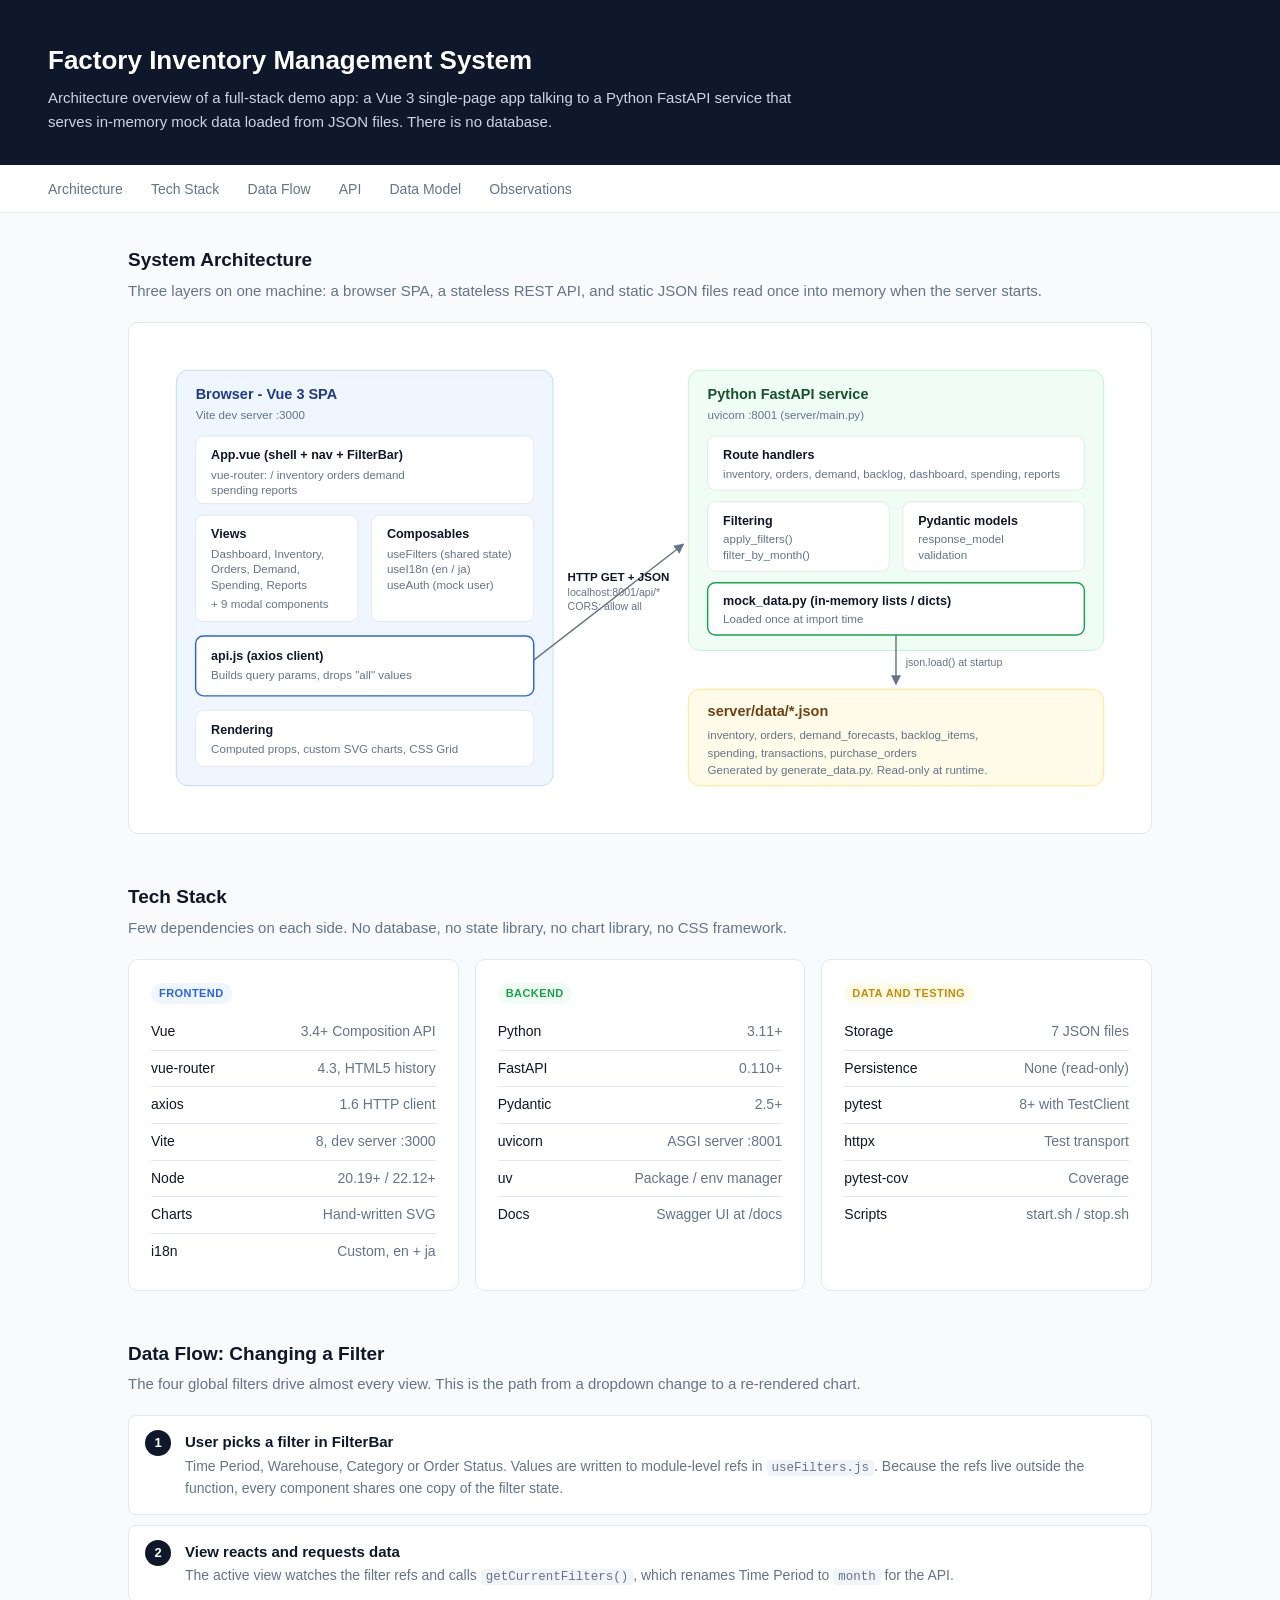
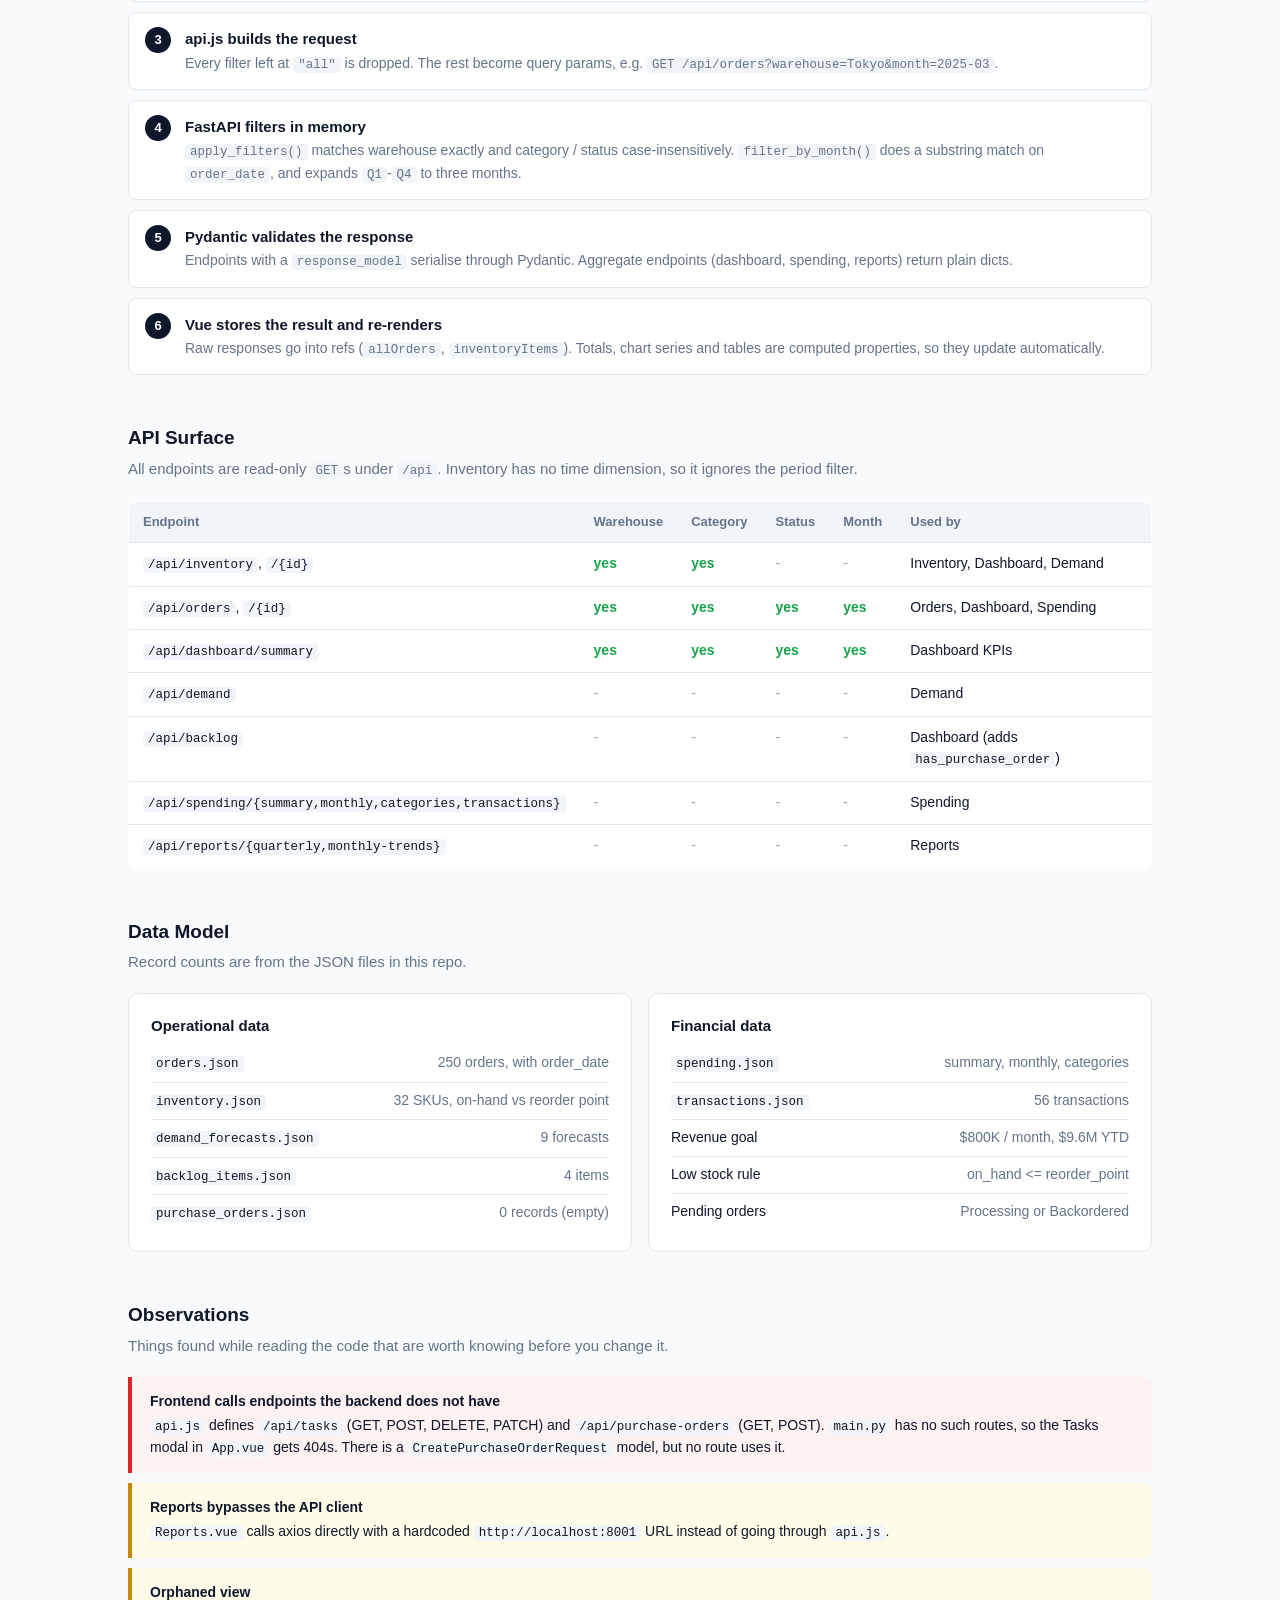
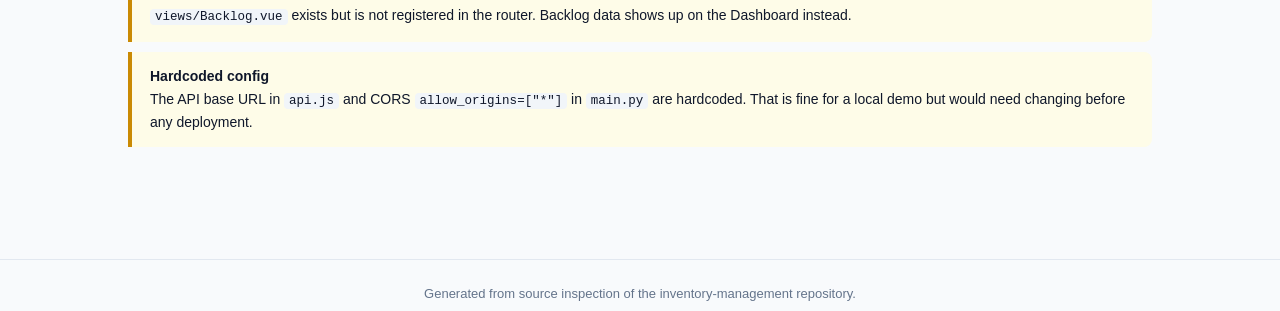
<file: docs/architecture.html>
<!DOCTYPE html>
<html lang="en">
<head>
<meta charset="UTF-8">
<meta name="viewport" content="width=device-width, initial-scale=1.0">
<title>Factory Inventory Management - Architecture</title>
<style>
  :root {
    --ink: #0f172a;
    --muted: #64748b;
    --line: #e2e8f0;
    --bg: #f8fafc;
    --card: #ffffff;
    --blue: #2563eb;
    --blue-bg: #eff6ff;
    --green: #16a34a;
    --green-bg: #f0fdf4;
    --yellow: #ca8a04;
    --yellow-bg: #fefce8;
    --red: #dc2626;
    --red-bg: #fef2f2;
  }
  * { box-sizing: border-box; }
  body {
    margin: 0;
    font-family: -apple-system, BlinkMacSystemFont, "Segoe UI", Roboto, sans-serif;
    color: var(--ink);
    background: var(--bg);
    line-height: 1.55;
    font-size: 15px;
  }
  header {
    background: var(--ink);
    color: #fff;
    padding: 40px 48px 32px;
  }
  header h1 { margin: 0 0 6px; font-size: 26px; font-weight: 600; }
  header p { margin: 0; color: #cbd5e1; max-width: 760px; }
  nav.toc {
    background: #fff;
    border-bottom: 1px solid var(--line);
    padding: 12px 48px;
    position: sticky;
    top: 0;
    z-index: 5;
  }
  nav.toc a {
    color: var(--muted);
    text-decoration: none;
    margin-right: 24px;
    font-size: 14px;
    font-weight: 500;
  }
  nav.toc a:hover { color: var(--ink); }
  main { max-width: 1120px; margin: 0 auto; padding: 32px 48px 64px; }
  section { margin-bottom: 48px; }
  h2 {
    font-size: 19px;
    font-weight: 600;
    margin: 0 0 4px;
  }
  .lead { color: var(--muted); margin: 0 0 20px; }
  h3 { font-size: 15px; margin: 0 0 8px; font-weight: 600; }
  code {
    font-family: ui-monospace, SFMono-Regular, Menlo, monospace;
    font-size: 12.5px;
    background: #f1f5f9;
    padding: 1px 5px;
    border-radius: 4px;
  }
  .card {
    background: var(--card);
    border: 1px solid var(--line);
    border-radius: 10px;
    padding: 20px 22px;
  }
  .grid { display: grid; gap: 16px; }
  .grid-3 { grid-template-columns: repeat(3, 1fr); }
  .grid-2 { grid-template-columns: repeat(2, 1fr); }
  @media (max-width: 860px) { .grid-3, .grid-2 { grid-template-columns: 1fr; } }

  /* Architecture diagram */
  .diagram { padding: 28px; }
  .diagram svg { width: 100%; height: auto; display: block; }
  .diagram text { font-family: inherit; }

  /* Tech stack */
  .stack-list { list-style: none; margin: 0; padding: 0; }
  .stack-list li {
    display: flex;
    justify-content: space-between;
    padding: 7px 0;
    border-bottom: 1px solid var(--line);
    font-size: 14px;
  }
  .stack-list li:last-child { border-bottom: none; }
  .stack-list span:last-child { color: var(--muted); }
  .tag {
    display: inline-block;
    font-size: 11px;
    font-weight: 600;
    text-transform: uppercase;
    letter-spacing: .04em;
    padding: 2px 8px;
    border-radius: 999px;
    margin-bottom: 10px;
  }
  .tag.blue { color: var(--blue); background: var(--blue-bg); }
  .tag.green { color: var(--green); background: var(--green-bg); }
  .tag.yellow { color: var(--yellow); background: var(--yellow-bg); }

  /* Flow steps */
  .flow { counter-reset: step; list-style: none; margin: 0; padding: 0; }
  .flow li {
    counter-increment: step;
    position: relative;
    padding: 14px 16px 14px 56px;
    border: 1px solid var(--line);
    border-radius: 8px;
    background: #fff;
    margin-bottom: 10px;
  }
  .flow li::before {
    content: counter(step);
    position: absolute;
    left: 16px;
    top: 14px;
    width: 26px;
    height: 26px;
    border-radius: 50%;
    background: var(--ink);
    color: #fff;
    font-size: 13px;
    font-weight: 600;
    display: flex;
    align-items: center;
    justify-content: center;
  }
  .flow strong { display: block; margin-bottom: 2px; }
  .flow p { margin: 0; color: var(--muted); font-size: 14px; }

  table {
    width: 100%;
    border-collapse: collapse;
    background: #fff;
    border: 1px solid var(--line);
    border-radius: 10px;
    overflow: hidden;
    font-size: 14px;
  }
  th, td { text-align: left; padding: 10px 14px; border-bottom: 1px solid var(--line); vertical-align: top; }
  th { background: #f1f5f9; font-weight: 600; font-size: 13px; color: var(--muted); }
  tr:last-child td { border-bottom: none; }
  .yes { color: var(--green); font-weight: 600; }
  .no { color: #94a3b8; }

  .note {
    border-left: 4px solid var(--yellow);
    background: var(--yellow-bg);
    padding: 14px 18px;
    border-radius: 0 8px 8px 0;
    margin-bottom: 10px;
    font-size: 14px;
  }
  .note.red { border-color: var(--red); background: var(--red-bg); }
  .note strong { display: block; margin-bottom: 2px; }
  footer { text-align: center; color: var(--muted); font-size: 13px; padding: 24px; border-top: 1px solid var(--line); }
</style>
</head>
<body>

<header>
  <h1>Factory Inventory Management System</h1>
  <p>Architecture overview of a full-stack demo app: a Vue 3 single-page app talking to a Python FastAPI service that serves in-memory mock data loaded from JSON files. There is no database.</p>
</header>

<nav class="toc">
  <a href="#architecture">Architecture</a>
  <a href="#stack">Tech Stack</a>
  <a href="#flow">Data Flow</a>
  <a href="#api">API</a>
  <a href="#data">Data Model</a>
  <a href="#notes">Observations</a>
</nav>

<main>

  <!-- ============ ARCHITECTURE ============ -->
  <section id="architecture">
    <h2>System Architecture</h2>
    <p class="lead">Three layers on one machine: a browser SPA, a stateless REST API, and static JSON files read once into memory when the server starts.</p>

    <div class="card diagram">
      <svg viewBox="0 0 1000 470" role="img" aria-label="System architecture diagram">
        <defs>
          <marker id="arrow" viewBox="0 0 10 10" refX="9" refY="5" markerWidth="7" markerHeight="7" orient="auto">
            <path d="M0,0 L10,5 L0,10 z" fill="#64748b"/>
          </marker>
        </defs>

        <!-- Browser / Frontend -->
        <rect x="20" y="20" width="390" height="430" rx="12" fill="#eff6ff" stroke="#bfdbfe"/>
        <text x="40" y="50" font-size="15" font-weight="600" fill="#1e3a8a">Browser - Vue 3 SPA</text>
        <text x="40" y="70" font-size="12" fill="#64748b">Vite dev server  :3000</text>

        <rect x="40" y="88" width="350" height="70" rx="8" fill="#fff" stroke="#e2e8f0"/>
        <text x="56" y="112" font-size="13" font-weight="600" fill="#0f172a">App.vue  (shell + nav + FilterBar)</text>
        <text x="56" y="132" font-size="12" fill="#64748b">vue-router: / inventory orders demand</text>
        <text x="56" y="148" font-size="12" fill="#64748b">spending reports</text>

        <rect x="40" y="170" width="168" height="110" rx="8" fill="#fff" stroke="#e2e8f0"/>
        <text x="56" y="194" font-size="13" font-weight="600" fill="#0f172a">Views</text>
        <text x="56" y="214" font-size="12" fill="#64748b">Dashboard, Inventory,</text>
        <text x="56" y="230" font-size="12" fill="#64748b">Orders, Demand,</text>
        <text x="56" y="246" font-size="12" fill="#64748b">Spending, Reports</text>
        <text x="56" y="266" font-size="12" fill="#64748b">+ 9 modal components</text>

        <rect x="222" y="170" width="168" height="110" rx="8" fill="#fff" stroke="#e2e8f0"/>
        <text x="238" y="194" font-size="13" font-weight="600" fill="#0f172a">Composables</text>
        <text x="238" y="214" font-size="12" fill="#64748b">useFilters (shared state)</text>
        <text x="238" y="230" font-size="12" fill="#64748b">useI18n (en / ja)</text>
        <text x="238" y="246" font-size="12" fill="#64748b">useAuth (mock user)</text>

        <rect x="40" y="295" width="350" height="62" rx="8" fill="#fff" stroke="#2563eb" stroke-width="1.5"/>
        <text x="56" y="320" font-size="13" font-weight="600" fill="#0f172a">api.js  (axios client)</text>
        <text x="56" y="340" font-size="12" fill="#64748b">Builds query params, drops "all" values</text>

        <rect x="40" y="372" width="350" height="58" rx="8" fill="#fff" stroke="#e2e8f0"/>
        <text x="56" y="396" font-size="13" font-weight="600" fill="#0f172a">Rendering</text>
        <text x="56" y="416" font-size="12" fill="#64748b">Computed props, custom SVG charts, CSS Grid</text>

        <!-- arrow frontend -> backend -->
        <line x1="390" y1="320" x2="545" y2="200" stroke="#64748b" stroke-width="1.5" marker-end="url(#arrow)"/>
        <text x="425" y="238" font-size="12" fill="#0f172a" font-weight="600">HTTP GET + JSON</text>
        <text x="425" y="254" font-size="11" fill="#64748b">localhost:8001/api/*</text>
        <text x="425" y="268" font-size="11" fill="#64748b">CORS: allow all</text>

        <!-- Backend -->
        <rect x="550" y="20" width="430" height="290" rx="12" fill="#f0fdf4" stroke="#bbf7d0"/>
        <text x="570" y="50" font-size="15" font-weight="600" fill="#14532d">Python FastAPI service</text>
        <text x="570" y="70" font-size="12" fill="#64748b">uvicorn  :8001   (server/main.py)</text>

        <rect x="570" y="88" width="390" height="56" rx="8" fill="#fff" stroke="#e2e8f0"/>
        <text x="586" y="112" font-size="13" font-weight="600" fill="#0f172a">Route handlers</text>
        <text x="586" y="131" font-size="12" fill="#64748b">inventory, orders, demand, backlog, dashboard, spending, reports</text>

        <rect x="570" y="156" width="188" height="72" rx="8" fill="#fff" stroke="#e2e8f0"/>
        <text x="586" y="180" font-size="13" font-weight="600" fill="#0f172a">Filtering</text>
        <text x="586" y="199" font-size="12" fill="#64748b">apply_filters()</text>
        <text x="586" y="215" font-size="12" fill="#64748b">filter_by_month()</text>

        <rect x="772" y="156" width="188" height="72" rx="8" fill="#fff" stroke="#e2e8f0"/>
        <text x="788" y="180" font-size="13" font-weight="600" fill="#0f172a">Pydantic models</text>
        <text x="788" y="199" font-size="12" fill="#64748b">response_model</text>
        <text x="788" y="215" font-size="12" fill="#64748b">validation</text>

        <rect x="570" y="240" width="390" height="54" rx="8" fill="#fff" stroke="#16a34a" stroke-width="1.5"/>
        <text x="586" y="263" font-size="13" font-weight="600" fill="#0f172a">mock_data.py  (in-memory lists / dicts)</text>
        <text x="586" y="282" font-size="12" fill="#64748b">Loaded once at import time</text>

        <!-- arrow backend -> data -->
        <line x1="765" y1="294" x2="765" y2="345" stroke="#64748b" stroke-width="1.5" marker-end="url(#arrow)"/>
        <text x="775" y="326" font-size="11" fill="#64748b">json.load() at startup</text>

        <!-- Data -->
        <rect x="550" y="350" width="430" height="100" rx="12" fill="#fefce8" stroke="#fde68a"/>
        <text x="570" y="378" font-size="15" font-weight="600" fill="#713f12">server/data/*.json</text>
        <text x="570" y="402" font-size="12" fill="#64748b">inventory, orders, demand_forecasts, backlog_items,</text>
        <text x="570" y="420" font-size="12" fill="#64748b">spending, transactions, purchase_orders</text>
        <text x="570" y="438" font-size="12" fill="#64748b">Generated by generate_data.py. Read-only at runtime.</text>
      </svg>
    </div>
  </section>

  <!-- ============ TECH STACK ============ -->
  <section id="stack">
    <h2>Tech Stack</h2>
    <p class="lead">Few dependencies on each side. No database, no state library, no chart library, no CSS framework.</p>

    <div class="grid grid-3">
      <div class="card">
        <span class="tag blue">Frontend</span>
        <ul class="stack-list">
          <li><span>Vue</span><span>3.4+ Composition API</span></li>
          <li><span>vue-router</span><span>4.3, HTML5 history</span></li>
          <li><span>axios</span><span>1.6 HTTP client</span></li>
          <li><span>Vite</span><span>8, dev server :3000</span></li>
          <li><span>Node</span><span>20.19+ / 22.12+</span></li>
          <li><span>Charts</span><span>Hand-written SVG</span></li>
          <li><span>i18n</span><span>Custom, en + ja</span></li>
        </ul>
      </div>
      <div class="card">
        <span class="tag green">Backend</span>
        <ul class="stack-list">
          <li><span>Python</span><span>3.11+</span></li>
          <li><span>FastAPI</span><span>0.110+</span></li>
          <li><span>Pydantic</span><span>2.5+</span></li>
          <li><span>uvicorn</span><span>ASGI server :8001</span></li>
          <li><span>uv</span><span>Package / env manager</span></li>
          <li><span>Docs</span><span>Swagger UI at /docs</span></li>
        </ul>
      </div>
      <div class="card">
        <span class="tag yellow">Data and Testing</span>
        <ul class="stack-list">
          <li><span>Storage</span><span>7 JSON files</span></li>
          <li><span>Persistence</span><span>None (read-only)</span></li>
          <li><span>pytest</span><span>8+ with TestClient</span></li>
          <li><span>httpx</span><span>Test transport</span></li>
          <li><span>pytest-cov</span><span>Coverage</span></li>
          <li><span>Scripts</span><span>start.sh / stop.sh</span></li>
        </ul>
      </div>
    </div>
  </section>

  <!-- ============ DATA FLOW ============ -->
  <section id="flow">
    <h2>Data Flow: Changing a Filter</h2>
    <p class="lead">The four global filters drive almost every view. This is the path from a dropdown change to a re-rendered chart.</p>

    <ol class="flow">
      <li>
        <strong>User picks a filter in FilterBar</strong>
        <p>Time Period, Warehouse, Category or Order Status. Values are written to module-level refs in <code>useFilters.js</code>. Because the refs live outside the function, every component shares one copy of the filter state.</p>
      </li>
      <li>
        <strong>View reacts and requests data</strong>
        <p>The active view watches the filter refs and calls <code>getCurrentFilters()</code>, which renames Time Period to <code>month</code> for the API.</p>
      </li>
      <li>
        <strong>api.js builds the request</strong>
        <p>Every filter left at <code>"all"</code> is dropped. The rest become query params, e.g. <code>GET /api/orders?warehouse=Tokyo&amp;month=2025-03</code>.</p>
      </li>
      <li>
        <strong>FastAPI filters in memory</strong>
        <p><code>apply_filters()</code> matches warehouse exactly and category / status case-insensitively. <code>filter_by_month()</code> does a substring match on <code>order_date</code>, and expands <code>Q1</code>-<code>Q4</code> to three months.</p>
      </li>
      <li>
        <strong>Pydantic validates the response</strong>
        <p>Endpoints with a <code>response_model</code> serialise through Pydantic. Aggregate endpoints (dashboard, spending, reports) return plain dicts.</p>
      </li>
      <li>
        <strong>Vue stores the result and re-renders</strong>
        <p>Raw responses go into refs (<code>allOrders</code>, <code>inventoryItems</code>). Totals, chart series and tables are computed properties, so they update automatically.</p>
      </li>
    </ol>
  </section>

  <!-- ============ API ============ -->
  <section id="api">
    <h2>API Surface</h2>
    <p class="lead">All endpoints are read-only <code>GET</code>s under <code>/api</code>. Inventory has no time dimension, so it ignores the period filter.</p>

    <table>
      <thead>
        <tr><th>Endpoint</th><th>Warehouse</th><th>Category</th><th>Status</th><th>Month</th><th>Used by</th></tr>
      </thead>
      <tbody>
        <tr><td><code>/api/inventory</code>, <code>/{id}</code></td><td class="yes">yes</td><td class="yes">yes</td><td class="no">-</td><td class="no">-</td><td>Inventory, Dashboard, Demand</td></tr>
        <tr><td><code>/api/orders</code>, <code>/{id}</code></td><td class="yes">yes</td><td class="yes">yes</td><td class="yes">yes</td><td class="yes">yes</td><td>Orders, Dashboard, Spending</td></tr>
        <tr><td><code>/api/dashboard/summary</code></td><td class="yes">yes</td><td class="yes">yes</td><td class="yes">yes</td><td class="yes">yes</td><td>Dashboard KPIs</td></tr>
        <tr><td><code>/api/demand</code></td><td class="no">-</td><td class="no">-</td><td class="no">-</td><td class="no">-</td><td>Demand</td></tr>
        <tr><td><code>/api/backlog</code></td><td class="no">-</td><td class="no">-</td><td class="no">-</td><td class="no">-</td><td>Dashboard (adds <code>has_purchase_order</code>)</td></tr>
        <tr><td><code>/api/spending/{summary,monthly,categories,transactions}</code></td><td class="no">-</td><td class="no">-</td><td class="no">-</td><td class="no">-</td><td>Spending</td></tr>
        <tr><td><code>/api/reports/{quarterly,monthly-trends}</code></td><td class="no">-</td><td class="no">-</td><td class="no">-</td><td class="no">-</td><td>Reports</td></tr>
      </tbody>
    </table>
  </section>

  <!-- ============ DATA MODEL ============ -->
  <section id="data">
    <h2>Data Model</h2>
    <p class="lead">Record counts are from the JSON files in this repo.</p>

    <div class="grid grid-2">
      <div class="card">
        <h3>Operational data</h3>
        <ul class="stack-list">
          <li><span><code>orders.json</code></span><span>250 orders, with order_date</span></li>
          <li><span><code>inventory.json</code></span><span>32 SKUs, on-hand vs reorder point</span></li>
          <li><span><code>demand_forecasts.json</code></span><span>9 forecasts</span></li>
          <li><span><code>backlog_items.json</code></span><span>4 items</span></li>
          <li><span><code>purchase_orders.json</code></span><span>0 records (empty)</span></li>
        </ul>
      </div>
      <div class="card">
        <h3>Financial data</h3>
        <ul class="stack-list">
          <li><span><code>spending.json</code></span><span>summary, monthly, categories</span></li>
          <li><span><code>transactions.json</code></span><span>56 transactions</span></li>
          <li><span>Revenue goal</span><span>$800K / month, $9.6M YTD</span></li>
          <li><span>Low stock rule</span><span>on_hand &lt;= reorder_point</span></li>
          <li><span>Pending orders</span><span>Processing or Backordered</span></li>
        </ul>
      </div>
    </div>
  </section>

  <!-- ============ OBSERVATIONS ============ -->
  <section id="notes">
    <h2>Observations</h2>
    <p class="lead">Things found while reading the code that are worth knowing before you change it.</p>

    <div class="note red">
      <strong>Frontend calls endpoints the backend does not have</strong>
      <code>api.js</code> defines <code>/api/tasks</code> (GET, POST, DELETE, PATCH) and <code>/api/purchase-orders</code> (GET, POST). <code>main.py</code> has no such routes, so the Tasks modal in <code>App.vue</code> gets 404s. There is a <code>CreatePurchaseOrderRequest</code> model, but no route uses it.
    </div>
    <div class="note">
      <strong>Reports bypasses the API client</strong>
      <code>Reports.vue</code> calls axios directly with a hardcoded <code>http://localhost:8001</code> URL instead of going through <code>api.js</code>.
    </div>
    <div class="note">
      <strong>Orphaned view</strong>
      <code>views/Backlog.vue</code> exists but is not registered in the router. Backlog data shows up on the Dashboard instead.
    </div>
    <div class="note">
      <strong>Hardcoded config</strong>
      The API base URL in <code>api.js</code> and CORS <code>allow_origins=["*"]</code> in <code>main.py</code> are hardcoded. That is fine for a local demo but would need changing before any deployment.
    </div>
  </section>

</main>

<footer>Generated from source inspection of the inventory-management repository.</footer>

</body>
</html>
</file>
